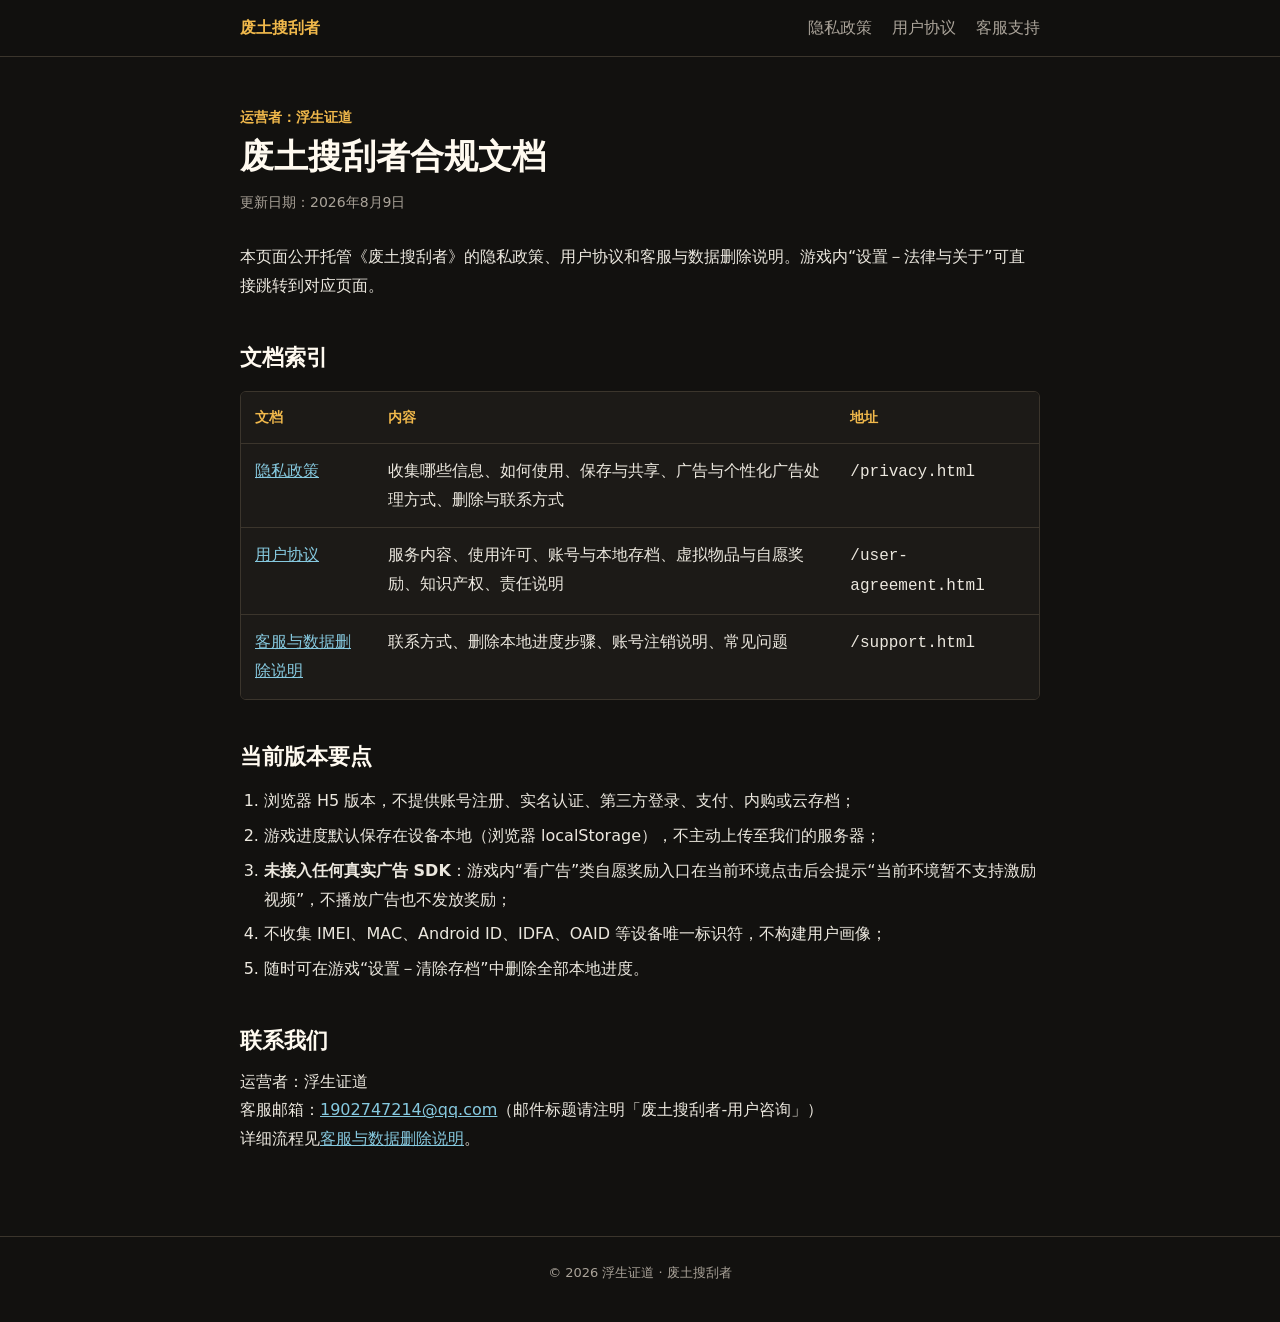
<file: index.html>
<!DOCTYPE html>
<html lang="zh-CN">
<head>
  <meta charset="UTF-8" />
  <meta name="viewport" content="width=device-width, initial-scale=1.0" />
  <meta name="theme-color" content="#17130f" />
  <meta name="description" content="《废土搜刮者》隐私政策、用户协议与客服/数据删除说明。" />
  <title>废土搜刮者合规文档</title>
  <link rel="stylesheet" href="./style.css" />
</head>
<body>
  <header class="site-header">
    <nav aria-label="合规文档导航">
      <a class="brand" href="./index.html">废土搜刮者</a>
      <a href="./privacy.html">隐私政策</a>
      <a href="./user-agreement.html">用户协议</a>
      <a href="./support.html">客服支持</a>
    </nav>
  </header>
  <main>
    <p class="eyebrow">运营者：浮生证道</p>
    <h1>废土搜刮者合规文档</h1>
    <p class="meta">更新日期：2026年8月9日</p>

    <p>本页面公开托管《废土搜刮者》的隐私政策、用户协议和客服与数据删除说明。游戏内“设置－法律与关于”可直接跳转到对应页面。</p>

    <h2>文档索引</h2>
    <div class="table-wrap">
      <table>
        <thead><tr><th>文档</th><th>内容</th><th>地址</th></tr></thead>
        <tbody>
          <tr>
            <td><a href="./privacy.html">隐私政策</a></td>
            <td>收集哪些信息、如何使用、保存与共享、广告与个性化广告处理方式、删除与联系方式</td>
            <td><code>/privacy.html</code></td>
          </tr>
          <tr>
            <td><a href="./user-agreement.html">用户协议</a></td>
            <td>服务内容、使用许可、账号与本地存档、虚拟物品与自愿奖励、知识产权、责任说明</td>
            <td><code>/user-agreement.html</code></td>
          </tr>
          <tr>
            <td><a href="./support.html">客服与数据删除说明</a></td>
            <td>联系方式、删除本地进度步骤、账号注销说明、常见问题</td>
            <td><code>/support.html</code></td>
          </tr>
        </tbody>
      </table>
    </div>

    <h2>当前版本要点</h2>
    <ol>
      <li>浏览器 H5 版本，不提供账号注册、实名认证、第三方登录、支付、内购或云存档；</li>
      <li>游戏进度默认保存在设备本地（浏览器 localStorage），不主动上传至我们的服务器；</li>
      <li><strong>未接入任何真实广告 SDK</strong>：游戏内“看广告”类自愿奖励入口在当前环境点击后会提示“当前环境暂不支持激励视频”，不播放广告也不发放奖励；</li>
      <li>不收集 IMEI、MAC、Android ID、IDFA、OAID 等设备唯一标识符，不构建用户画像；</li>
      <li>随时可在游戏“设置－清除存档”中删除全部本地进度。</li>
    </ol>

    <h2>联系我们</h2>
    <p>运营者：浮生证道<br />客服邮箱：<a href="mailto:1902747214@qq.com">1902747214@qq.com</a>（邮件标题请注明「废土搜刮者-用户咨询」）<br />详细流程见<a href="./support.html">客服与数据删除说明</a>。</p>
  </main>
  <footer>© 2026 浮生证道 · 废土搜刮者</footer>
</body>
</html>
</file>
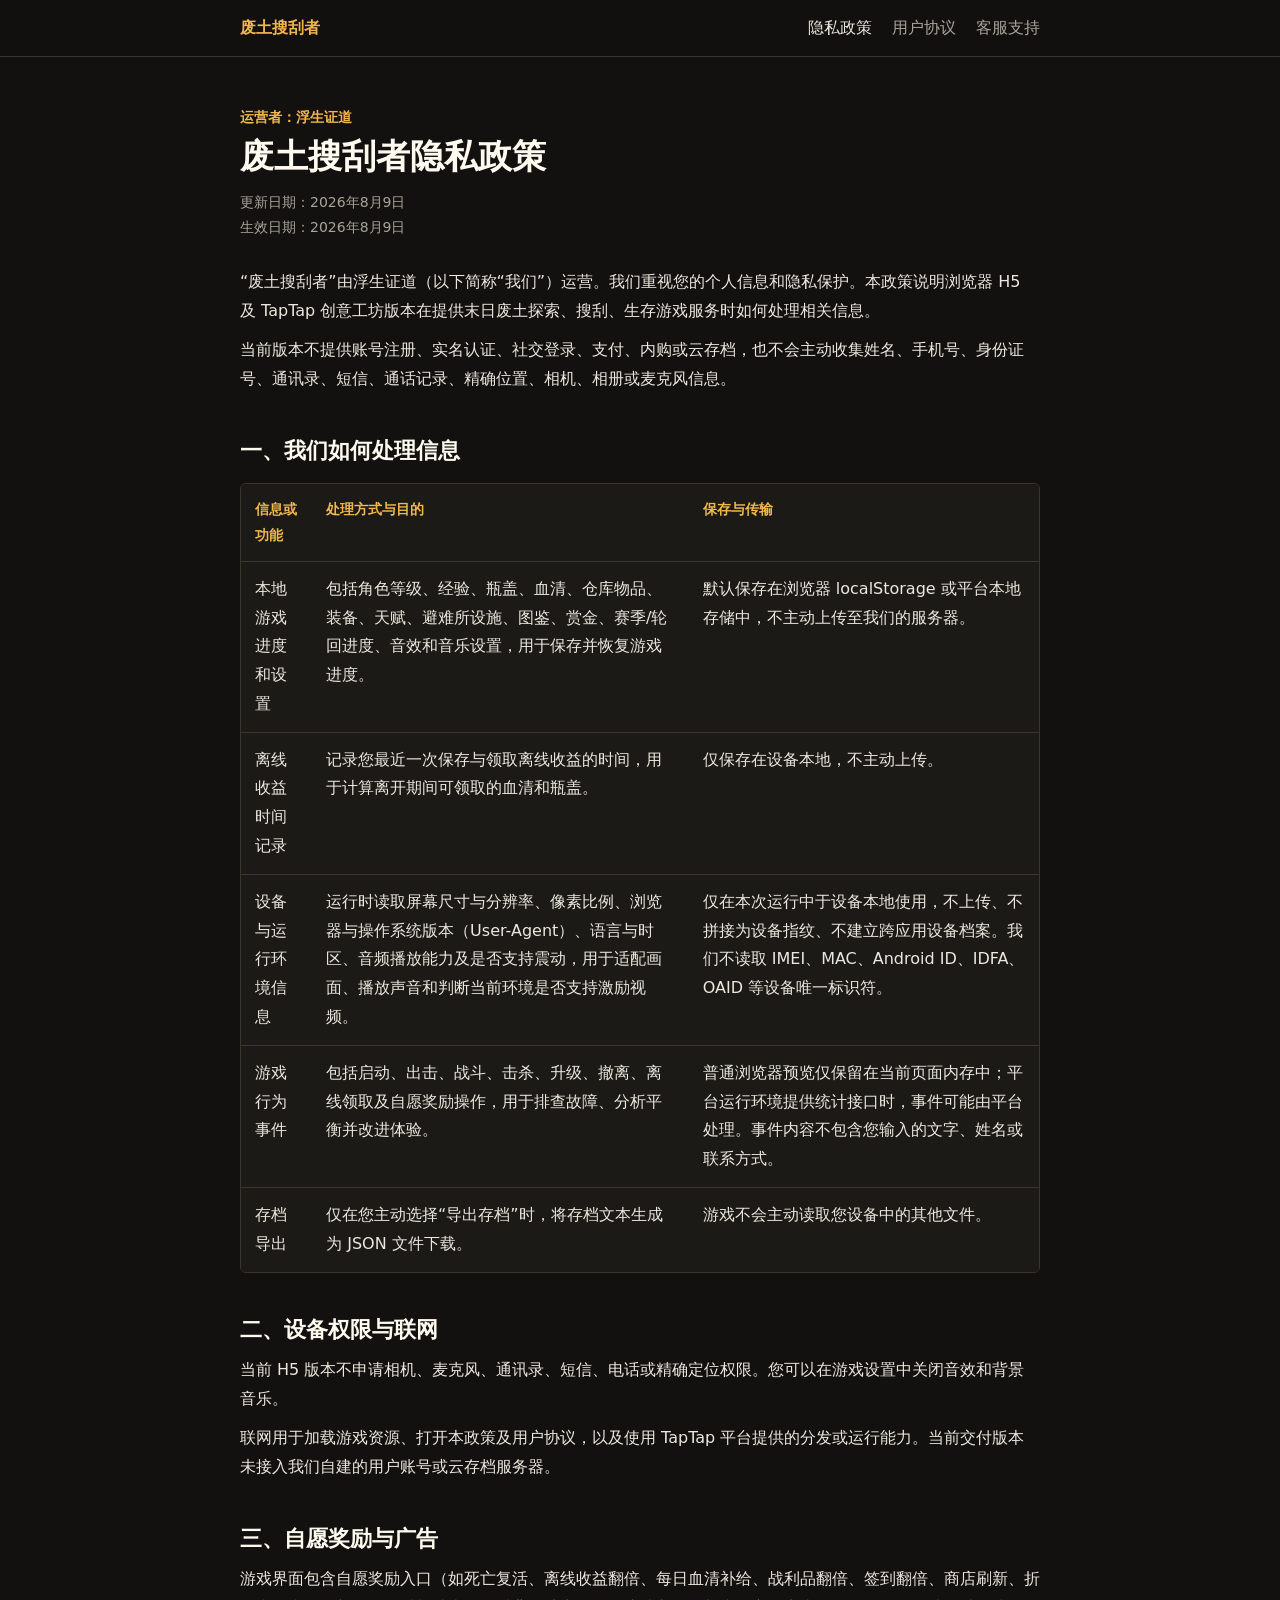
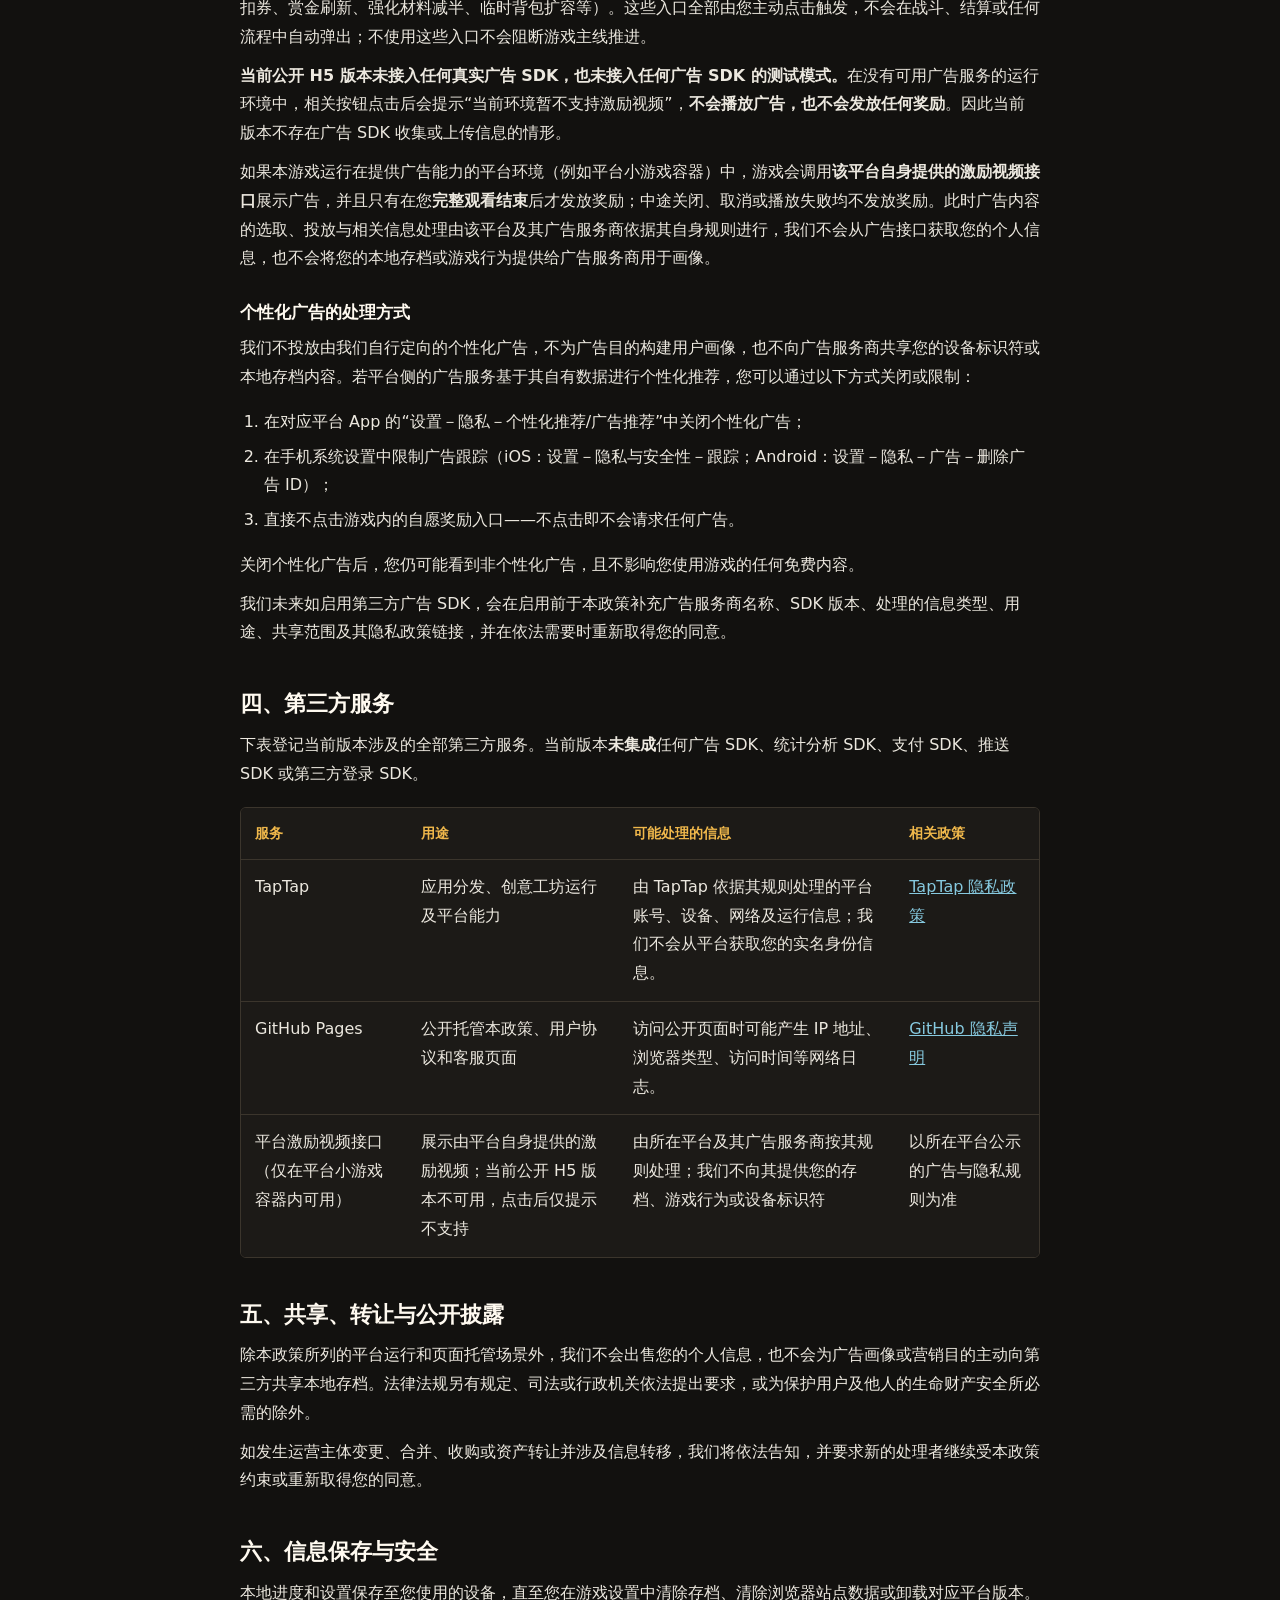
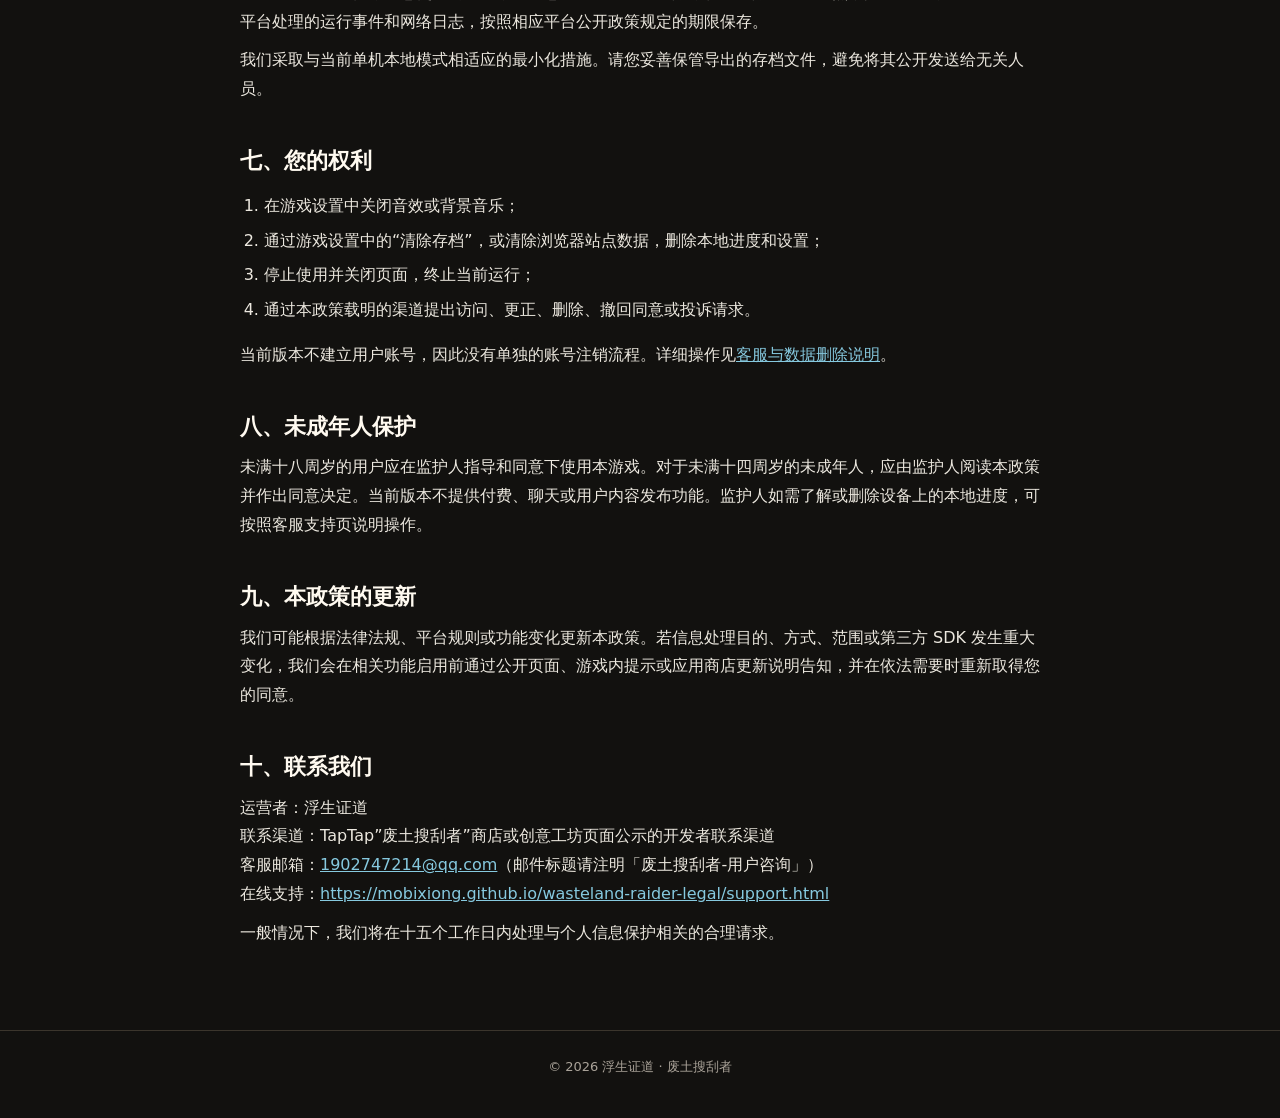
<file: privacy.html>
<!DOCTYPE html>
<html lang="zh-CN">
<head>
  <meta charset="UTF-8" />
  <meta name="viewport" content="width=device-width, initial-scale=1.0" />
  <meta name="theme-color" content="#17130f" />
  <title>废土搜刮者隐私政策</title>
  <link rel="stylesheet" href="./style.css" />
</head>
<body>
  <header class="site-header">
    <nav aria-label="合规文档导航">
      <a class="brand" href="./index.html">废土搜刮者</a>
      <a aria-current="page" href="./privacy.html">隐私政策</a>
      <a href="./user-agreement.html">用户协议</a>
      <a href="./support.html">客服支持</a>
    </nav>
  </header>
  <main>
    <p class="eyebrow">运营者：浮生证道</p>
    <h1>废土搜刮者隐私政策</h1>
    <p class="meta">更新日期：2026年8月9日<br />生效日期：2026年8月9日</p>

    <p>“废土搜刮者”由浮生证道（以下简称“我们”）运营。我们重视您的个人信息和隐私保护。本政策说明浏览器 H5 及 TapTap 创意工坊版本在提供末日废土探索、搜刮、生存游戏服务时如何处理相关信息。</p>
    <p>当前版本不提供账号注册、实名认证、社交登录、支付、内购或云存档，也不会主动收集姓名、手机号、身份证号、通讯录、短信、通话记录、精确位置、相机、相册或麦克风信息。</p>

    <h2>一、我们如何处理信息</h2>
    <div class="table-wrap">
      <table>
        <thead><tr><th>信息或功能</th><th>处理方式与目的</th><th>保存与传输</th></tr></thead>
        <tbody>
          <tr><td>本地游戏进度和设置</td><td>包括角色等级、经验、瓶盖、血清、仓库物品、装备、天赋、避难所设施、图鉴、赏金、赛季/轮回进度、音效和音乐设置，用于保存并恢复游戏进度。</td><td>默认保存在浏览器 localStorage 或平台本地存储中，不主动上传至我们的服务器。</td></tr>
          <tr><td>离线收益时间记录</td><td>记录您最近一次保存与领取离线收益的时间，用于计算离开期间可领取的血清和瓶盖。</td><td>仅保存在设备本地，不主动上传。</td></tr>
          <tr><td>设备与运行环境信息</td><td>运行时读取屏幕尺寸与分辨率、像素比例、浏览器与操作系统版本（User-Agent）、语言与时区、音频播放能力及是否支持震动，用于适配画面、播放声音和判断当前环境是否支持激励视频。</td><td>仅在本次运行中于设备本地使用，不上传、不拼接为设备指纹、不建立跨应用设备档案。我们不读取 IMEI、MAC、Android ID、IDFA、OAID 等设备唯一标识符。</td></tr>
          <tr><td>游戏行为事件</td><td>包括启动、出击、战斗、击杀、升级、撤离、离线领取及自愿奖励操作，用于排查故障、分析平衡并改进体验。</td><td>普通浏览器预览仅保留在当前页面内存中；平台运行环境提供统计接口时，事件可能由平台处理。事件内容不包含您输入的文字、姓名或联系方式。</td></tr>
          <tr><td>存档导出</td><td>仅在您主动选择“导出存档”时，将存档文本生成为 JSON 文件下载。</td><td>游戏不会主动读取您设备中的其他文件。</td></tr>
        </tbody>
      </table>
    </div>

    <h2>二、设备权限与联网</h2>
    <p>当前 H5 版本不申请相机、麦克风、通讯录、短信、电话或精确定位权限。您可以在游戏设置中关闭音效和背景音乐。</p>
    <p>联网用于加载游戏资源、打开本政策及用户协议，以及使用 TapTap 平台提供的分发或运行能力。当前交付版本未接入我们自建的用户账号或云存档服务器。</p>

    <h2>三、自愿奖励与广告</h2>
    <p>游戏界面包含自愿奖励入口（如死亡复活、离线收益翻倍、每日血清补给、战利品翻倍、签到翻倍、商店刷新、折扣券、赏金刷新、强化材料减半、临时背包扩容等）。这些入口全部由您主动点击触发，不会在战斗、结算或任何流程中自动弹出；不使用这些入口不会阻断游戏主线推进。</p>
    <p><strong>当前公开 H5 版本未接入任何真实广告 SDK，也未接入任何广告 SDK 的测试模式。</strong>在没有可用广告服务的运行环境中，相关按钮点击后会提示“当前环境暂不支持激励视频”，<strong>不会播放广告，也不会发放任何奖励</strong>。因此当前版本不存在广告 SDK 收集或上传信息的情形。</p>
    <p>如果本游戏运行在提供广告能力的平台环境（例如平台小游戏容器）中，游戏会调用<strong>该平台自身提供的激励视频接口</strong>展示广告，并且只有在您<strong>完整观看结束</strong>后才发放奖励；中途关闭、取消或播放失败均不发放奖励。此时广告内容的选取、投放与相关信息处理由该平台及其广告服务商依据其自身规则进行，我们不会从广告接口获取您的个人信息，也不会将您的本地存档或游戏行为提供给广告服务商用于画像。</p>
    <h3>个性化广告的处理方式</h3>
    <p>我们不投放由我们自行定向的个性化广告，不为广告目的构建用户画像，也不向广告服务商共享您的设备标识符或本地存档内容。若平台侧的广告服务基于其自有数据进行个性化推荐，您可以通过以下方式关闭或限制：</p>
    <ol>
      <li>在对应平台 App 的“设置－隐私－个性化推荐/广告推荐”中关闭个性化广告；</li>
      <li>在手机系统设置中限制广告跟踪（iOS：设置－隐私与安全性－跟踪；Android：设置－隐私－广告－删除广告 ID）；</li>
      <li>直接不点击游戏内的自愿奖励入口——不点击即不会请求任何广告。</li>
    </ol>
    <p>关闭个性化广告后，您仍可能看到非个性化广告，且不影响您使用游戏的任何免费内容。</p>
    <p>我们未来如启用第三方广告 SDK，会在启用前于本政策补充广告服务商名称、SDK 版本、处理的信息类型、用途、共享范围及其隐私政策链接，并在依法需要时重新取得您的同意。</p>

    <h2>四、第三方服务</h2>
    <p>下表登记当前版本涉及的全部第三方服务。当前版本<strong>未集成</strong>任何广告 SDK、统计分析 SDK、支付 SDK、推送 SDK 或第三方登录 SDK。</p>
    <div class="table-wrap">
      <table>
        <thead><tr><th>服务</th><th>用途</th><th>可能处理的信息</th><th>相关政策</th></tr></thead>
        <tbody>
          <tr><td>TapTap</td><td>应用分发、创意工坊运行及平台能力</td><td>由 TapTap 依据其规则处理的平台账号、设备、网络及运行信息；我们不会从平台获取您的实名身份信息。</td><td><a href="https://www.taptap.cn/doc/privacy-policy/" target="_blank" rel="noopener noreferrer">TapTap 隐私政策</a></td></tr>
          <tr><td>GitHub Pages</td><td>公开托管本政策、用户协议和客服页面</td><td>访问公开页面时可能产生 IP 地址、浏览器类型、访问时间等网络日志。</td><td><a href="https://docs.github.com/zh/site-policy/privacy-policies/github-general-privacy-statement" target="_blank" rel="noopener noreferrer">GitHub 隐私声明</a></td></tr>
          <tr><td>平台激励视频接口（仅在平台小游戏容器内可用）</td><td>展示由平台自身提供的激励视频；当前公开 H5 版本不可用，点击后仅提示不支持</td><td>由所在平台及其广告服务商按其规则处理；我们不向其提供您的存档、游戏行为或设备标识符</td><td>以所在平台公示的广告与隐私规则为准</td></tr>
        </tbody>
      </table>
    </div>

    <h2>五、共享、转让与公开披露</h2>
    <p>除本政策所列的平台运行和页面托管场景外，我们不会出售您的个人信息，也不会为广告画像或营销目的主动向第三方共享本地存档。法律法规另有规定、司法或行政机关依法提出要求，或为保护用户及他人的生命财产安全所必需的除外。</p>
    <p>如发生运营主体变更、合并、收购或资产转让并涉及信息转移，我们将依法告知，并要求新的处理者继续受本政策约束或重新取得您的同意。</p>

    <h2>六、信息保存与安全</h2>
    <p>本地进度和设置保存至您使用的设备，直至您在游戏设置中清除存档、清除浏览器站点数据或卸载对应平台版本。平台处理的运行事件和网络日志，按照相应平台公开政策规定的期限保存。</p>
    <p>我们采取与当前单机本地模式相适应的最小化措施。请您妥善保管导出的存档文件，避免将其公开发送给无关人员。</p>

    <h2>七、您的权利</h2>
    <ol>
      <li>在游戏设置中关闭音效或背景音乐；</li>
      <li>通过游戏设置中的“清除存档”，或清除浏览器站点数据，删除本地进度和设置；</li>
      <li>停止使用并关闭页面，终止当前运行；</li>
      <li>通过本政策载明的渠道提出访问、更正、删除、撤回同意或投诉请求。</li>
    </ol>
    <p>当前版本不建立用户账号，因此没有单独的账号注销流程。详细操作见<a href="./support.html">客服与数据删除说明</a>。</p>

    <h2>八、未成年人保护</h2>
    <p>未满十八周岁的用户应在监护人指导和同意下使用本游戏。对于未满十四周岁的未成年人，应由监护人阅读本政策并作出同意决定。当前版本不提供付费、聊天或用户内容发布功能。监护人如需了解或删除设备上的本地进度，可按照客服支持页说明操作。</p>

    <h2>九、本政策的更新</h2>
    <p>我们可能根据法律法规、平台规则或功能变化更新本政策。若信息处理目的、方式、范围或第三方 SDK 发生重大变化，我们会在相关功能启用前通过公开页面、游戏内提示或应用商店更新说明告知，并在依法需要时重新取得您的同意。</p>

    <h2>十、联系我们</h2>
    <p>运营者：浮生证道<br />联系渠道：TapTap”废土搜刮者”商店或创意工坊页面公示的开发者联系渠道<br />客服邮箱：<a href=”mailto:1902747214@qq.com”>1902747214@qq.com</a>（邮件标题请注明「废土搜刮者-用户咨询」）<br />在线支持：<a href=”https://mobixiong.github.io/wasteland-raider-legal/support.html”>https://mobixiong.github.io/wasteland-raider-legal/support.html</a></p>
    <p>一般情况下，我们将在十五个工作日内处理与个人信息保护相关的合理请求。</p>
  </main>
  <footer>© 2026 浮生证道 · 废土搜刮者</footer>
</body>
</html>
</file>
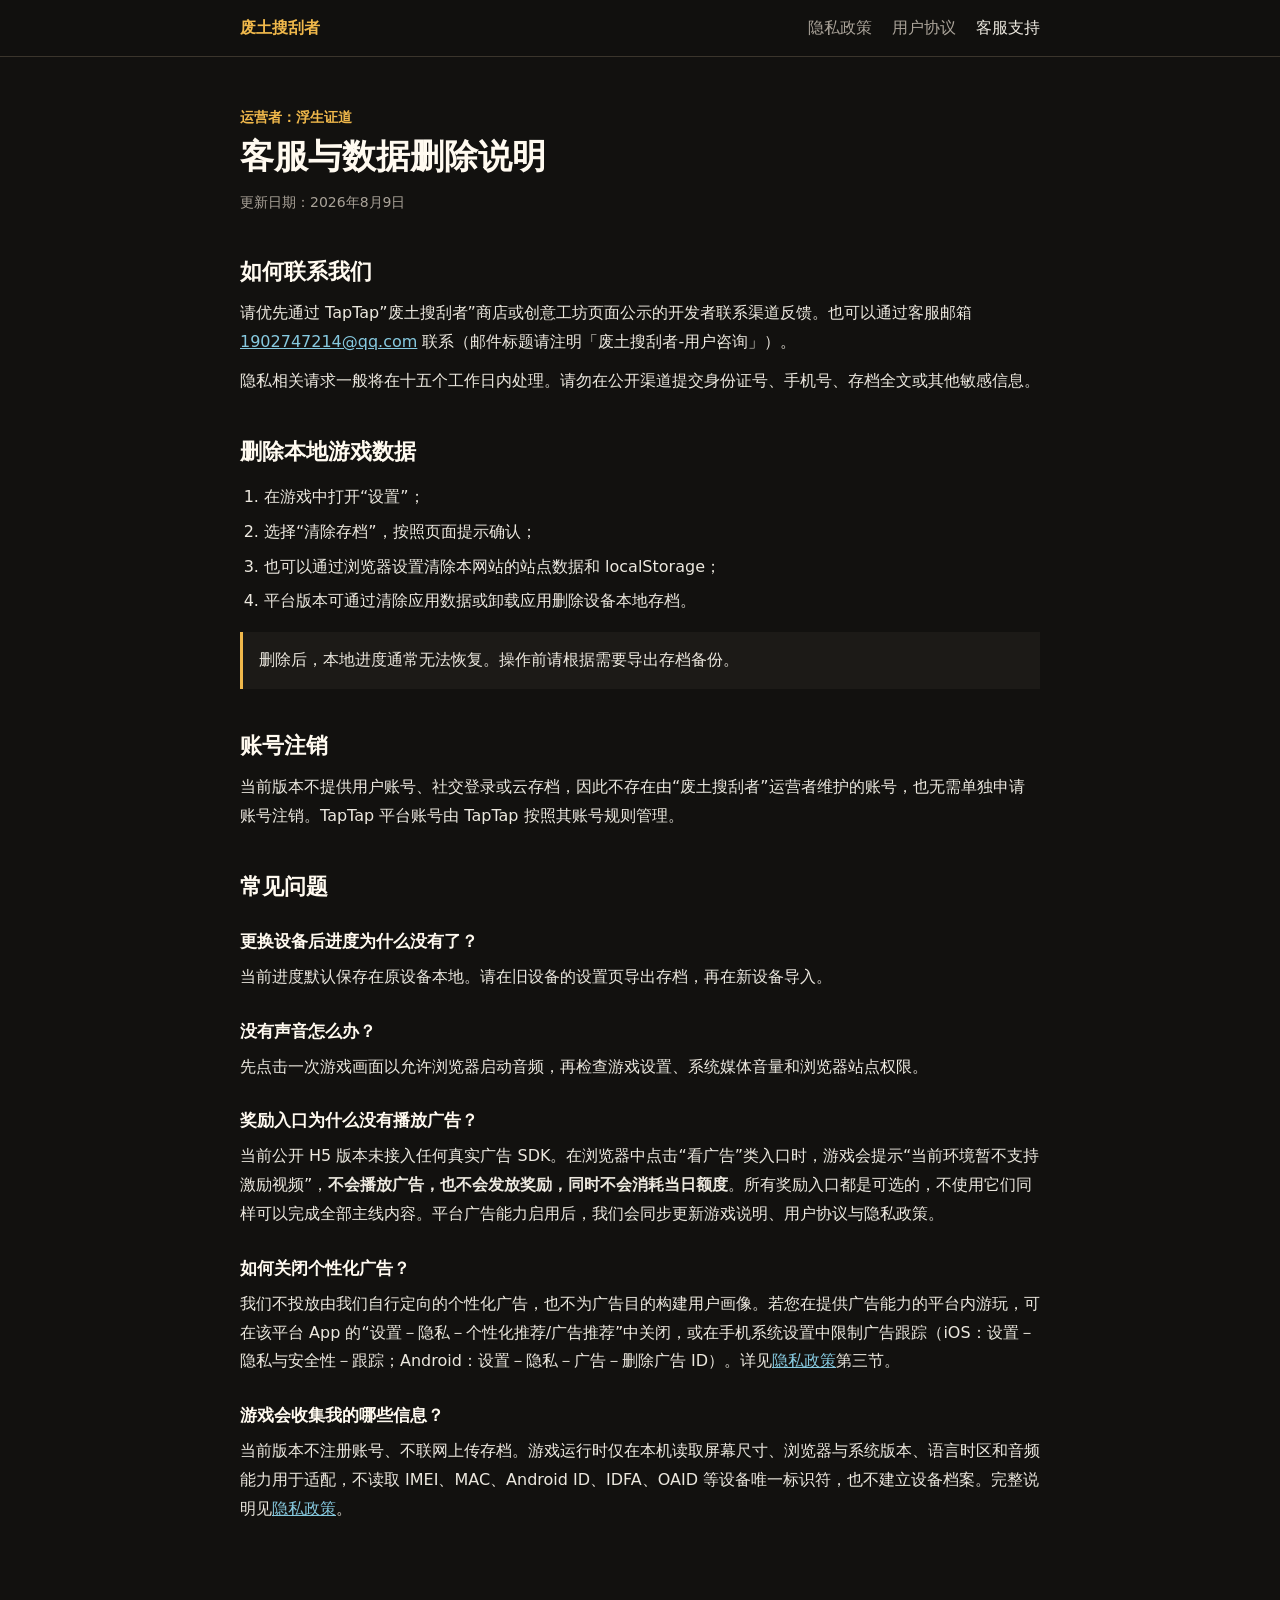
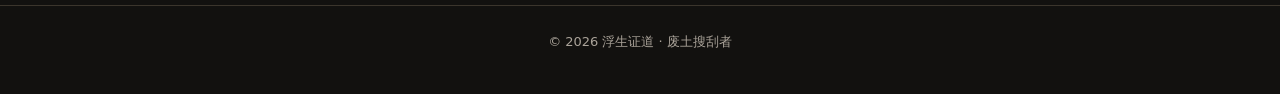
<file: support.html>
<!DOCTYPE html>
<html lang="zh-CN">
<head>
  <meta charset="UTF-8" />
  <meta name="viewport" content="width=device-width, initial-scale=1.0" />
  <meta name="theme-color" content="#17130f" />
  <title>废土搜刮者客服与数据删除说明</title>
  <link rel="stylesheet" href="./style.css" />
</head>
<body>
  <header class="site-header">
    <nav aria-label="合规文档导航">
      <a class="brand" href="./index.html">废土搜刮者</a>
      <a href="./privacy.html">隐私政策</a>
      <a href="./user-agreement.html">用户协议</a>
      <a aria-current="page" href="./support.html">客服支持</a>
    </nav>
  </header>
  <main>
    <p class="eyebrow">运营者：浮生证道</p>
    <h1>客服与数据删除说明</h1>
    <p class="meta">更新日期：2026年8月9日</p>

    <h2>如何联系我们</h2>
    <p>请优先通过 TapTap”废土搜刮者”商店或创意工坊页面公示的开发者联系渠道反馈。也可以通过客服邮箱 <a href=”mailto:1902747214@qq.com”>1902747214@qq.com</a> 联系（邮件标题请注明「废土搜刮者-用户咨询」）。</p>
    <p>隐私相关请求一般将在十五个工作日内处理。请勿在公开渠道提交身份证号、手机号、存档全文或其他敏感信息。</p>

    <h2>删除本地游戏数据</h2>
    <ol>
      <li>在游戏中打开“设置”；</li>
      <li>选择“清除存档”，按照页面提示确认；</li>
      <li>也可以通过浏览器设置清除本网站的站点数据和 localStorage；</li>
      <li>平台版本可通过清除应用数据或卸载应用删除设备本地存档。</li>
    </ol>
    <p class="notice">删除后，本地进度通常无法恢复。操作前请根据需要导出存档备份。</p>

    <h2>账号注销</h2>
    <p>当前版本不提供用户账号、社交登录或云存档，因此不存在由“废土搜刮者”运营者维护的账号，也无需单独申请账号注销。TapTap 平台账号由 TapTap 按照其账号规则管理。</p>

    <h2>常见问题</h2>
    <h3>更换设备后进度为什么没有了？</h3>
    <p>当前进度默认保存在原设备本地。请在旧设备的设置页导出存档，再在新设备导入。</p>
    <h3>没有声音怎么办？</h3>
    <p>先点击一次游戏画面以允许浏览器启动音频，再检查游戏设置、系统媒体音量和浏览器站点权限。</p>
    <h3>奖励入口为什么没有播放广告？</h3>
    <p>当前公开 H5 版本未接入任何真实广告 SDK。在浏览器中点击“看广告”类入口时，游戏会提示“当前环境暂不支持激励视频”，<strong>不会播放广告，也不会发放奖励，同时不会消耗当日额度</strong>。所有奖励入口都是可选的，不使用它们同样可以完成全部主线内容。平台广告能力启用后，我们会同步更新游戏说明、用户协议与隐私政策。</p>

    <h3>如何关闭个性化广告？</h3>
    <p>我们不投放由我们自行定向的个性化广告，也不为广告目的构建用户画像。若您在提供广告能力的平台内游玩，可在该平台 App 的“设置－隐私－个性化推荐/广告推荐”中关闭，或在手机系统设置中限制广告跟踪（iOS：设置－隐私与安全性－跟踪；Android：设置－隐私－广告－删除广告 ID）。详见<a href="./privacy.html">隐私政策</a>第三节。</p>

    <h3>游戏会收集我的哪些信息？</h3>
    <p>当前版本不注册账号、不联网上传存档。游戏运行时仅在本机读取屏幕尺寸、浏览器与系统版本、语言时区和音频能力用于适配，不读取 IMEI、MAC、Android ID、IDFA、OAID 等设备唯一标识符，也不建立设备档案。完整说明见<a href="./privacy.html">隐私政策</a>。</p>
  </main>
  <footer>© 2026 浮生证道 · 废土搜刮者</footer>
</body>
</html>
</file>
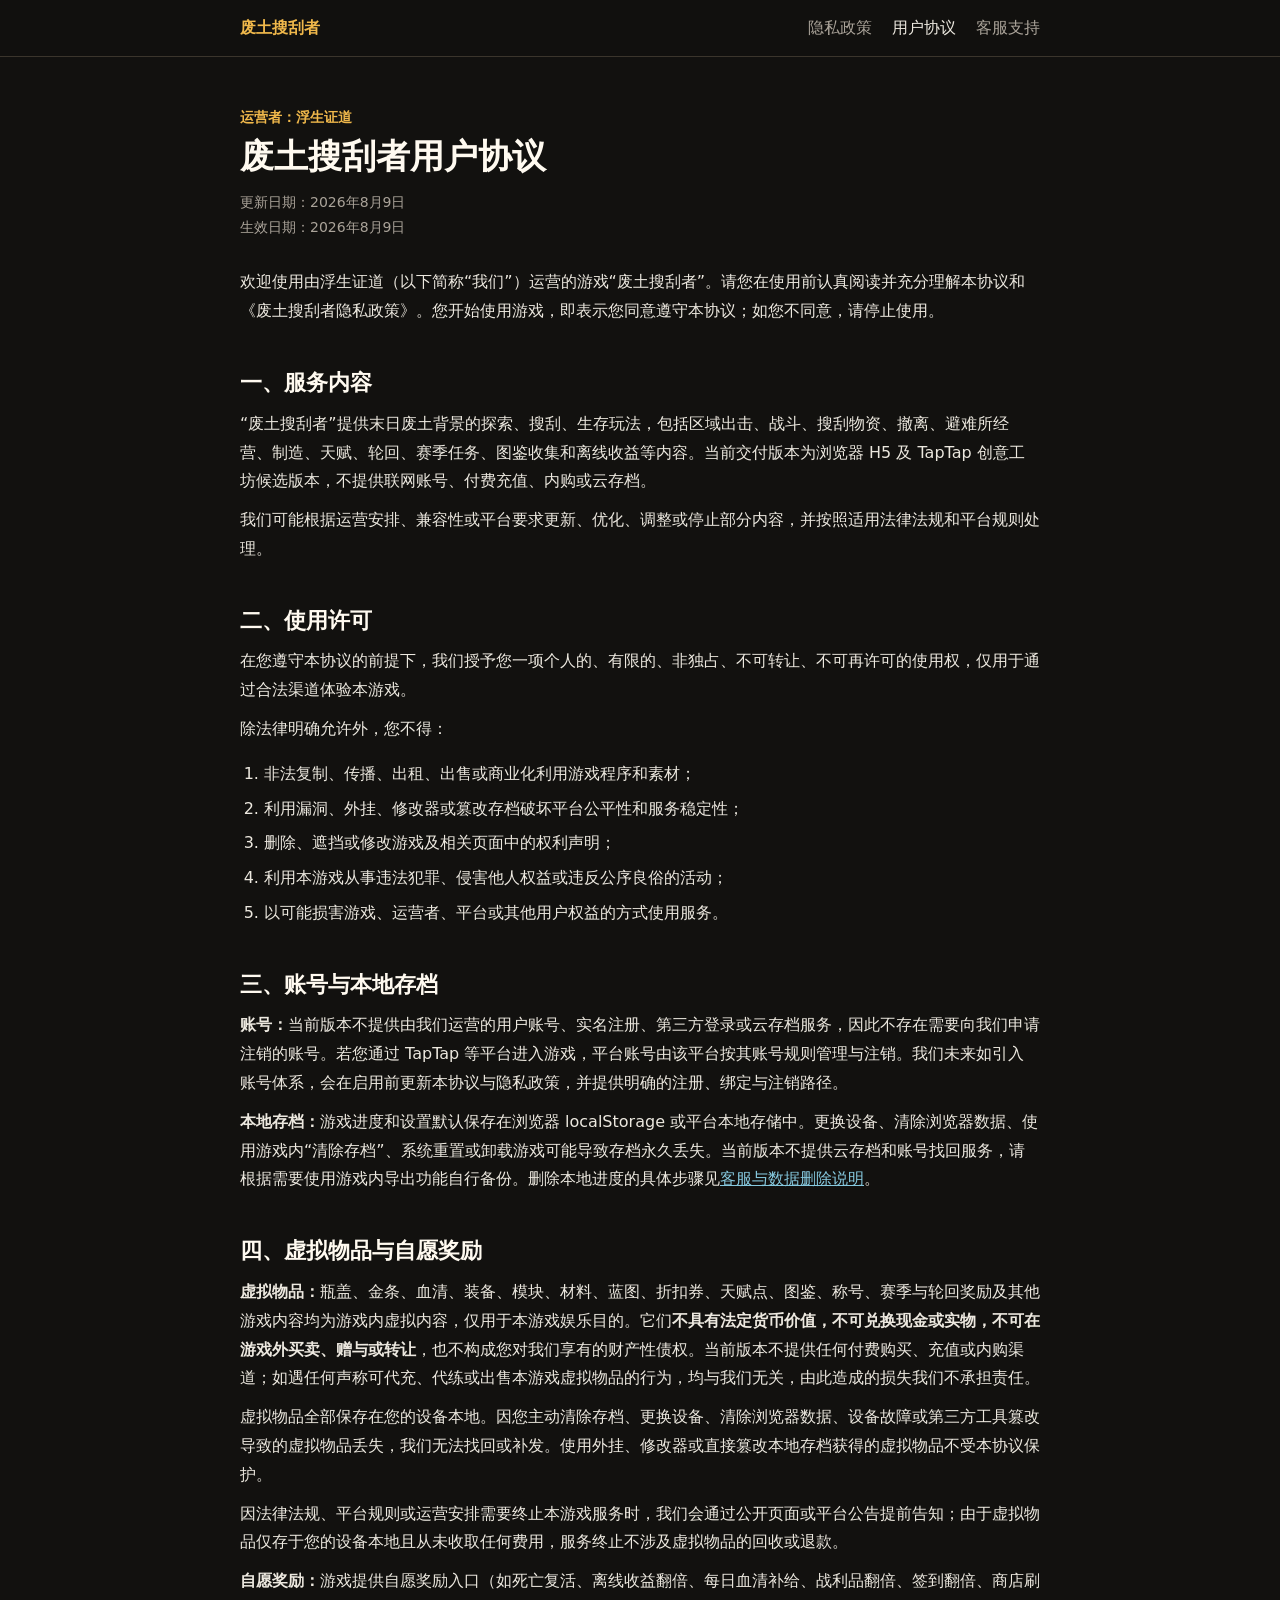
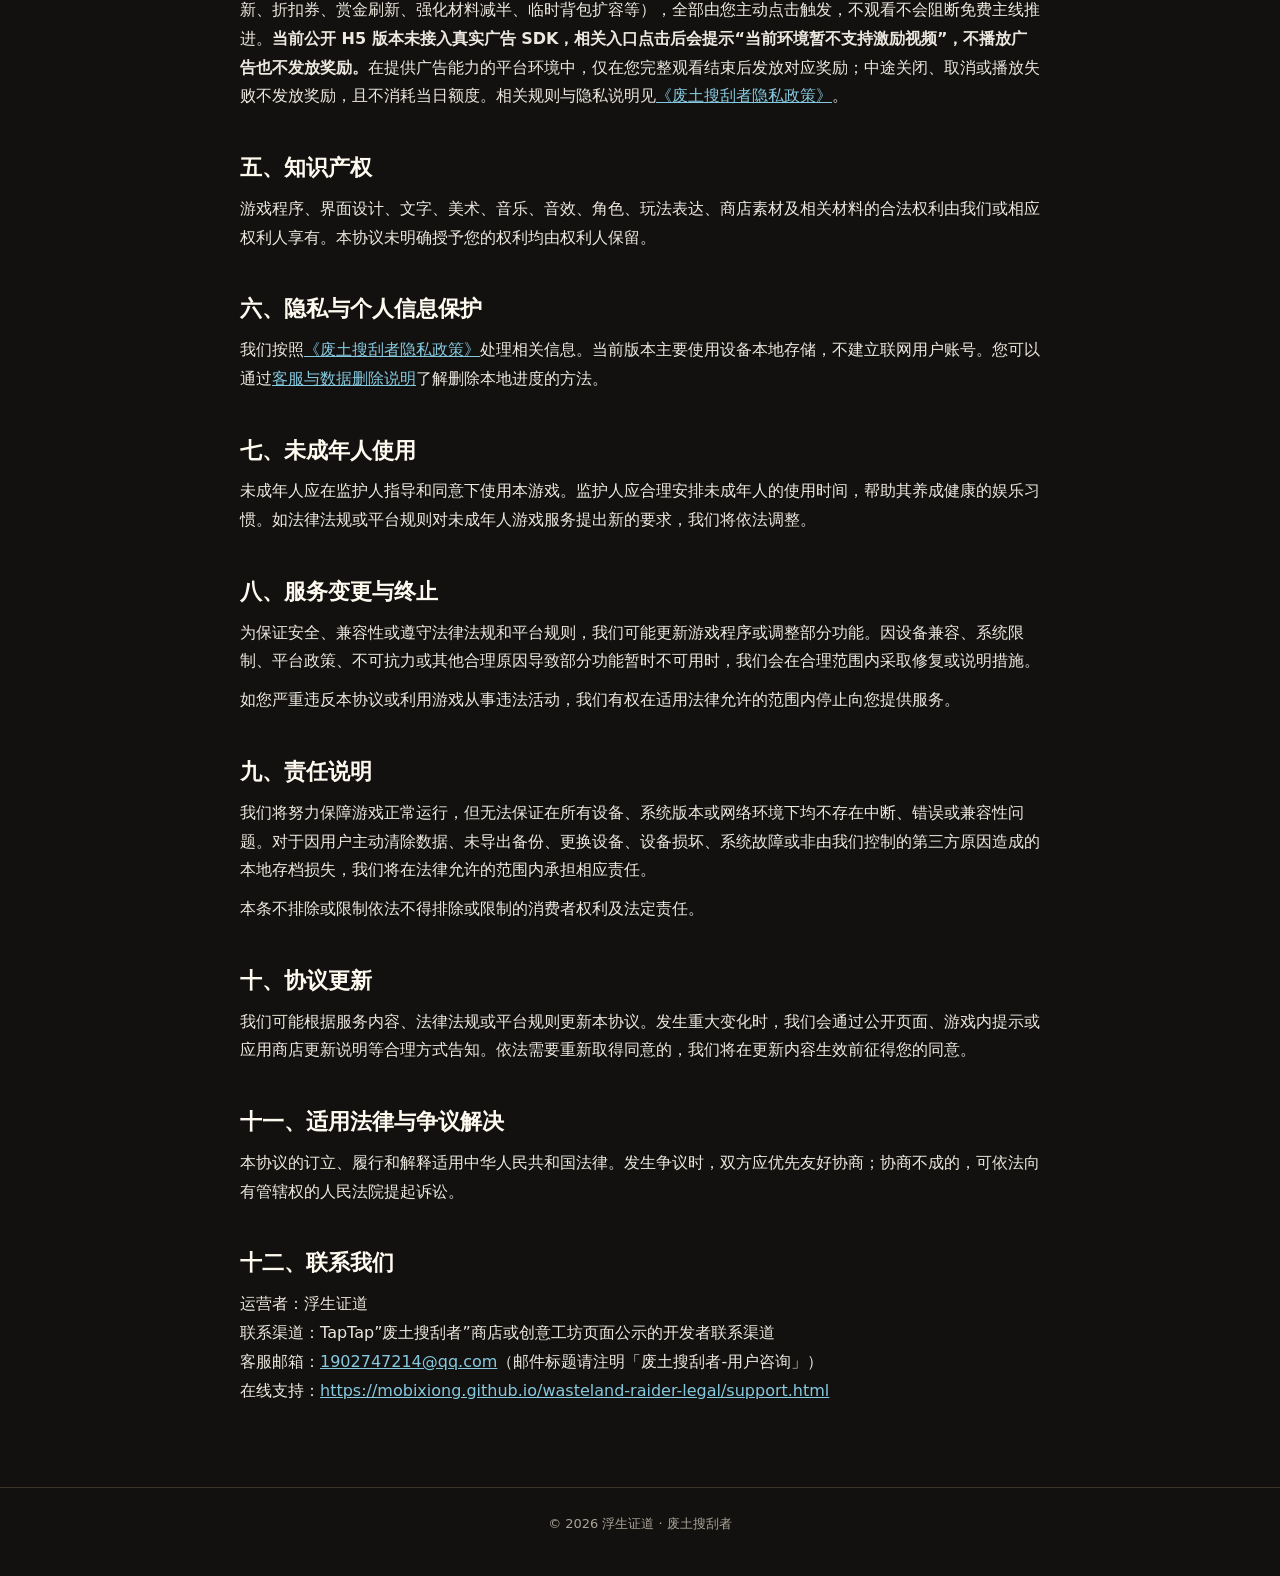
<file: user-agreement.html>
<!DOCTYPE html>
<html lang="zh-CN">
<head>
  <meta charset="UTF-8" />
  <meta name="viewport" content="width=device-width, initial-scale=1.0" />
  <meta name="theme-color" content="#17130f" />
  <title>废土搜刮者用户协议</title>
  <link rel="stylesheet" href="./style.css" />
</head>
<body>
  <header class="site-header">
    <nav aria-label="合规文档导航">
      <a class="brand" href="./index.html">废土搜刮者</a>
      <a href="./privacy.html">隐私政策</a>
      <a aria-current="page" href="./user-agreement.html">用户协议</a>
      <a href="./support.html">客服支持</a>
    </nav>
  </header>
  <main>
    <p class="eyebrow">运营者：浮生证道</p>
    <h1>废土搜刮者用户协议</h1>
    <p class="meta">更新日期：2026年8月9日<br />生效日期：2026年8月9日</p>

    <p>欢迎使用由浮生证道（以下简称“我们”）运营的游戏“废土搜刮者”。请您在使用前认真阅读并充分理解本协议和《废土搜刮者隐私政策》。您开始使用游戏，即表示您同意遵守本协议；如您不同意，请停止使用。</p>

    <h2>一、服务内容</h2>
    <p>“废土搜刮者”提供末日废土背景的探索、搜刮、生存玩法，包括区域出击、战斗、搜刮物资、撤离、避难所经营、制造、天赋、轮回、赛季任务、图鉴收集和离线收益等内容。当前交付版本为浏览器 H5 及 TapTap 创意工坊候选版本，不提供联网账号、付费充值、内购或云存档。</p>
    <p>我们可能根据运营安排、兼容性或平台要求更新、优化、调整或停止部分内容，并按照适用法律法规和平台规则处理。</p>

    <h2>二、使用许可</h2>
    <p>在您遵守本协议的前提下，我们授予您一项个人的、有限的、非独占、不可转让、不可再许可的使用权，仅用于通过合法渠道体验本游戏。</p>
    <p>除法律明确允许外，您不得：</p>
    <ol>
      <li>非法复制、传播、出租、出售或商业化利用游戏程序和素材；</li>
      <li>利用漏洞、外挂、修改器或篡改存档破坏平台公平性和服务稳定性；</li>
      <li>删除、遮挡或修改游戏及相关页面中的权利声明；</li>
      <li>利用本游戏从事违法犯罪、侵害他人权益或违反公序良俗的活动；</li>
      <li>以可能损害游戏、运营者、平台或其他用户权益的方式使用服务。</li>
    </ol>

    <h2>三、账号与本地存档</h2>
    <p><strong>账号：</strong>当前版本不提供由我们运营的用户账号、实名注册、第三方登录或云存档服务，因此不存在需要向我们申请注销的账号。若您通过 TapTap 等平台进入游戏，平台账号由该平台按其账号规则管理与注销。我们未来如引入账号体系，会在启用前更新本协议与隐私政策，并提供明确的注册、绑定与注销路径。</p>
    <p><strong>本地存档：</strong>游戏进度和设置默认保存在浏览器 localStorage 或平台本地存储中。更换设备、清除浏览器数据、使用游戏内“清除存档”、系统重置或卸载游戏可能导致存档永久丢失。当前版本不提供云存档和账号找回服务，请根据需要使用游戏内导出功能自行备份。删除本地进度的具体步骤见<a href="./support.html">客服与数据删除说明</a>。</p>

    <h2>四、虚拟物品与自愿奖励</h2>
    <p><strong>虚拟物品：</strong>瓶盖、金条、血清、装备、模块、材料、蓝图、折扣券、天赋点、图鉴、称号、赛季与轮回奖励及其他游戏内容均为游戏内虚拟内容，仅用于本游戏娱乐目的。它们<strong>不具有法定货币价值，不可兑换现金或实物，不可在游戏外买卖、赠与或转让</strong>，也不构成您对我们享有的财产性债权。当前版本不提供任何付费购买、充值或内购渠道；如遇任何声称可代充、代练或出售本游戏虚拟物品的行为，均与我们无关，由此造成的损失我们不承担责任。</p>
    <p>虚拟物品全部保存在您的设备本地。因您主动清除存档、更换设备、清除浏览器数据、设备故障或第三方工具篡改导致的虚拟物品丢失，我们无法找回或补发。使用外挂、修改器或直接篡改本地存档获得的虚拟物品不受本协议保护。</p>
    <p>因法律法规、平台规则或运营安排需要终止本游戏服务时，我们会通过公开页面或平台公告提前告知；由于虚拟物品仅存于您的设备本地且从未收取任何费用，服务终止不涉及虚拟物品的回收或退款。</p>
    <p><strong>自愿奖励：</strong>游戏提供自愿奖励入口（如死亡复活、离线收益翻倍、每日血清补给、战利品翻倍、签到翻倍、商店刷新、折扣券、赏金刷新、强化材料减半、临时背包扩容等），全部由您主动点击触发，不观看不会阻断免费主线推进。<strong>当前公开 H5 版本未接入真实广告 SDK，相关入口点击后会提示“当前环境暂不支持激励视频”，不播放广告也不发放奖励。</strong>在提供广告能力的平台环境中，仅在您完整观看结束后发放对应奖励；中途关闭、取消或播放失败不发放奖励，且不消耗当日额度。相关规则与隐私说明见<a href="./privacy.html">《废土搜刮者隐私政策》</a>。</p>

    <h2>五、知识产权</h2>
    <p>游戏程序、界面设计、文字、美术、音乐、音效、角色、玩法表达、商店素材及相关材料的合法权利由我们或相应权利人享有。本协议未明确授予您的权利均由权利人保留。</p>

    <h2>六、隐私与个人信息保护</h2>
    <p>我们按照<a href="./privacy.html">《废土搜刮者隐私政策》</a>处理相关信息。当前版本主要使用设备本地存储，不建立联网用户账号。您可以通过<a href="./support.html">客服与数据删除说明</a>了解删除本地进度的方法。</p>

    <h2>七、未成年人使用</h2>
    <p>未成年人应在监护人指导和同意下使用本游戏。监护人应合理安排未成年人的使用时间，帮助其养成健康的娱乐习惯。如法律法规或平台规则对未成年人游戏服务提出新的要求，我们将依法调整。</p>

    <h2>八、服务变更与终止</h2>
    <p>为保证安全、兼容性或遵守法律法规和平台规则，我们可能更新游戏程序或调整部分功能。因设备兼容、系统限制、平台政策、不可抗力或其他合理原因导致部分功能暂时不可用时，我们会在合理范围内采取修复或说明措施。</p>
    <p>如您严重违反本协议或利用游戏从事违法活动，我们有权在适用法律允许的范围内停止向您提供服务。</p>

    <h2>九、责任说明</h2>
    <p>我们将努力保障游戏正常运行，但无法保证在所有设备、系统版本或网络环境下均不存在中断、错误或兼容性问题。对于因用户主动清除数据、未导出备份、更换设备、设备损坏、系统故障或非由我们控制的第三方原因造成的本地存档损失，我们将在法律允许的范围内承担相应责任。</p>
    <p>本条不排除或限制依法不得排除或限制的消费者权利及法定责任。</p>

    <h2>十、协议更新</h2>
    <p>我们可能根据服务内容、法律法规或平台规则更新本协议。发生重大变化时，我们会通过公开页面、游戏内提示或应用商店更新说明等合理方式告知。依法需要重新取得同意的，我们将在更新内容生效前征得您的同意。</p>

    <h2>十一、适用法律与争议解决</h2>
    <p>本协议的订立、履行和解释适用中华人民共和国法律。发生争议时，双方应优先友好协商；协商不成的，可依法向有管辖权的人民法院提起诉讼。</p>

    <h2>十二、联系我们</h2>
    <p>运营者：浮生证道<br />联系渠道：TapTap”废土搜刮者”商店或创意工坊页面公示的开发者联系渠道<br />客服邮箱：<a href=”mailto:1902747214@qq.com”>1902747214@qq.com</a>（邮件标题请注明「废土搜刮者-用户咨询」）<br />在线支持：<a href=”https://mobixiong.github.io/wasteland-raider-legal/support.html”>https://mobixiong.github.io/wasteland-raider-legal/support.html</a></p>
  </main>
  <footer>© 2026 浮生证道 · 废土搜刮者</footer>
</body>
</html>
</file>
<file: style.css>
:root {
  color-scheme: dark;
  --bg: #12110f;
  --surface: #1c1a17;
  --border: #3b352c;
  --text: #ece8df;
  --muted: #aaa399;
  --accent: #f0b84b;
  --link: #86c9df;
}

* { box-sizing: border-box; }

html { background: var(--bg); }

body {
  margin: 0;
  background: var(--bg);
  color: var(--text);
  font-family: system-ui, -apple-system, "Segoe UI", "Microsoft YaHei", sans-serif;
  font-size: 16px;
  line-height: 1.8;
}

.site-header {
  position: sticky;
  top: 0;
  z-index: 2;
  border-bottom: 1px solid var(--border);
  background: rgba(18, 17, 15, 0.96);
  backdrop-filter: blur(12px);
}

nav {
  display: flex;
  align-items: center;
  gap: 20px;
  max-width: 840px;
  min-height: 56px;
  margin: 0 auto;
  padding: 0 20px;
  overflow-x: auto;
  white-space: nowrap;
}

nav a {
  color: var(--muted);
  text-decoration: none;
}

nav a:hover,
nav a[aria-current="page"] { color: var(--text); }

nav .brand {
  margin-right: auto;
  color: var(--accent);
  font-weight: 750;
}

main {
  max-width: 840px;
  margin: 0 auto;
  padding: 48px 20px 72px;
}

h1, h2, h3 {
  color: #fffaf0;
  letter-spacing: 0;
  line-height: 1.35;
}

h1 { margin: 4px 0 10px; font-size: 34px; }
h2 { margin: 42px 0 12px; font-size: 22px; }
h3 { margin: 28px 0 8px; font-size: 17px; }
p { margin: 10px 0; }
ol, ul { padding-left: 24px; }
li { margin: 6px 0; }

.eyebrow {
  margin: 0;
  color: var(--accent);
  font-size: 14px;
  font-weight: 700;
}

.meta {
  margin-bottom: 28px;
  color: var(--muted);
  font-size: 14px;
}

a { color: var(--link); }

.table-wrap {
  margin: 18px 0;
  overflow-x: auto;
  border: 1px solid var(--border);
  border-radius: 6px;
}

table {
  width: 100%;
  min-width: 680px;
  border-collapse: collapse;
  background: var(--surface);
}

th, td {
  padding: 13px 14px;
  border-bottom: 1px solid var(--border);
  text-align: left;
  vertical-align: top;
}

th { color: var(--accent); font-size: 14px; }
tr:last-child td { border-bottom: 0; }

.notice {
  padding: 14px 16px;
  border-left: 3px solid var(--accent);
  background: var(--surface);
}

footer {
  padding: 24px 20px 40px;
  border-top: 1px solid var(--border);
  color: var(--muted);
  text-align: center;
  font-size: 13px;
}

@media (max-width: 640px) {
  nav { gap: 15px; padding: 0 16px; }
  main { padding: 34px 16px 56px; }
  h1 { font-size: 28px; }
  h2 { margin-top: 34px; font-size: 20px; }
}
</file>
